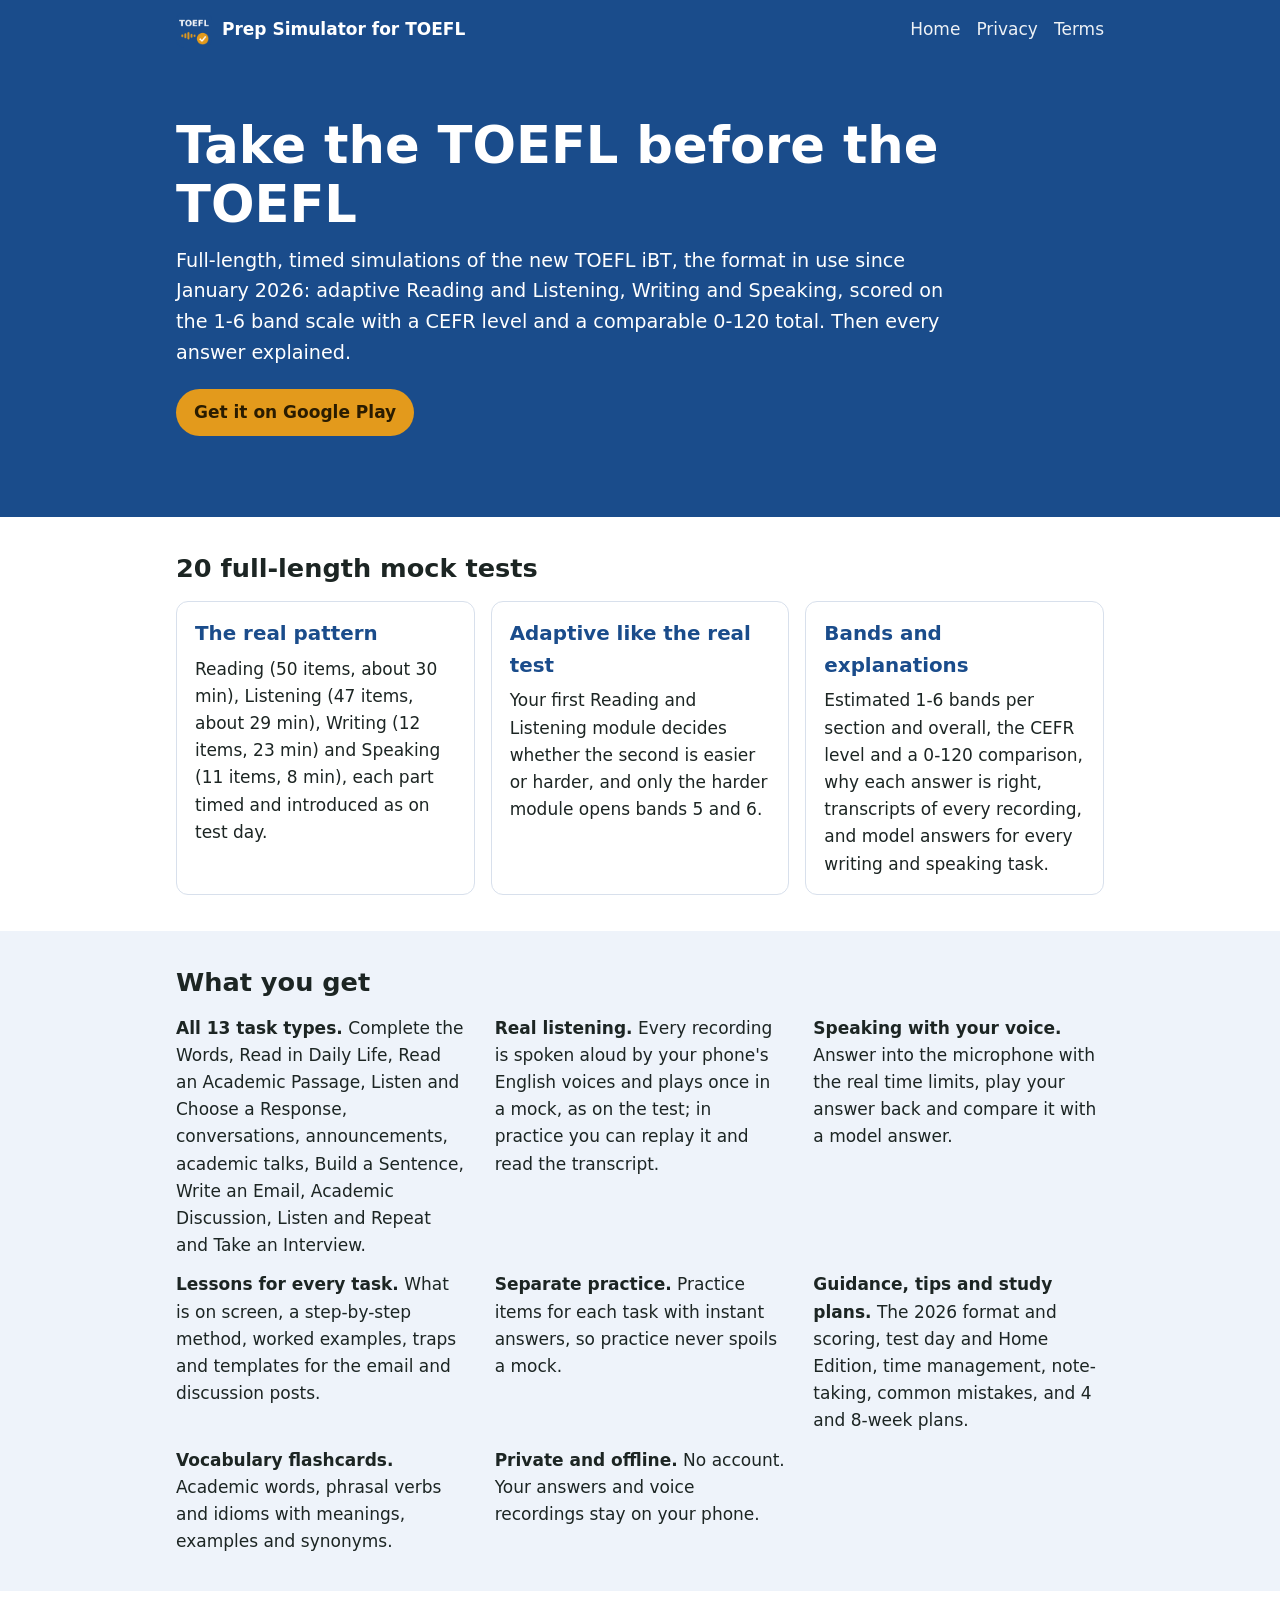
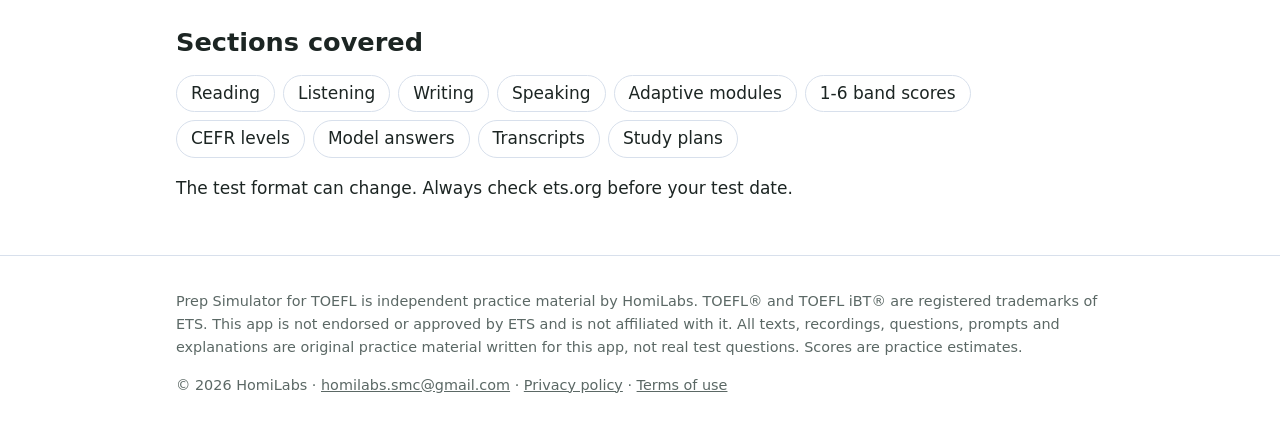
<file: index.html>
<!doctype html>
<html lang="en">
<head>
<meta charset="utf-8">
<meta name="viewport" content="width=device-width, initial-scale=1">
<title>Prep Simulator for TOEFL – 20 adaptive TOEFL iBT mock tests, lessons and practice</title>
<meta name="description" content="Prepare for the new TOEFL iBT (January 2026 format) on Android: 20 full-length mock tests with adaptive Reading and Listening, Writing and Speaking tasks, 1-6 band scores with CEFR and 0-120 comparison, every answer explained, lessons and practice for every task, guidance, tips and study plans.">
<meta property="og:title" content="Prep Simulator for TOEFL – 20 adaptive TOEFL iBT mock tests">
<meta property="og:description" content="20 full-length TOEFL iBT mock tests in the 2026 format with adaptive modules, band scores and explanations, plus lessons, practice for all 13 task types, model answers and tips. Offline, no account.">
<meta property="og:url" content="https://tofel.homilabs.org/">
<meta property="og:image" content="https://tofel.homilabs.org/img/feature-graphic.png">
<meta name="theme-color" content="#1a4c8b">
<link rel="canonical" href="https://tofel.homilabs.org/">
<link rel="icon" href="img/favicon.png">
<link rel="stylesheet" href="style.css">
<script type="application/ld+json">
{"@context":"https://schema.org","@type":"MobileApplication","name":"Prep Simulator for TOEFL","operatingSystem":"Android","applicationCategory":"EducationalApplication","publisher":{"@type":"Organization","name":"HomiLabs","url":"https://homilabs.org"},"offers":{"@type":"Offer","price":"0","priceCurrency":"USD"},"url":"https://tofel.homilabs.org/","installUrl":"https://play.google.com/store/apps/details?id=com.homilabs.toefl_prep"}
</script>
</head>
<body>
<header class="top"><div class="wrap">
  <a class="brand" href="index.html"><img src="img/icon.png" alt="" width="36" height="36">Prep Simulator for TOEFL</a>
  <nav class="nav"><a href="index.html">Home</a><a href="privacy.html">Privacy</a><a href="terms.html">Terms</a></nav>
</div></header>

<main>
<section class="hero"><div class="wrap">
  <h1>Take the TOEFL before the TOEFL</h1>
  <p class="lead">Full-length, timed simulations of the new TOEFL iBT, the format in use since January 2026: adaptive Reading and Listening, Writing and Speaking, scored on the 1-6 band scale with a CEFR level and a comparable 0-120 total. Then every answer explained.</p>
  <p class="cta"><a class="play" href="https://play.google.com/store/apps/details?id=com.homilabs.toefl_prep">Get it on Google Play</a></p>
</div></section>

<section class="wrap" id="tests">
  <h2>20 full-length mock tests</h2>
  <div class="cards">
    <article><h3>The real pattern</h3><p>Reading (50 items, about 30 min), Listening (47 items, about 29 min), Writing (12 items, 23 min) and Speaking (11 items, 8 min), each part timed and introduced as on test day.</p></article>
    <article><h3>Adaptive like the real test</h3><p>Your first Reading and Listening module decides whether the second is easier or harder, and only the harder module opens bands 5 and 6.</p></article>
    <article><h3>Bands and explanations</h3><p>Estimated 1-6 bands per section and overall, the CEFR level and a 0-120 comparison, why each answer is right, transcripts of every recording, and model answers for every writing and speaking task.</p></article>
  </div>
</section>

<section class="band"><div class="wrap">
  <h2>What you get</h2>
  <ul class="ticks">
    <li><strong>All 13 task types.</strong> Complete the Words, Read in Daily Life, Read an Academic Passage, Listen and Choose a Response, conversations, announcements, academic talks, Build a Sentence, Write an Email, Academic Discussion, Listen and Repeat and Take an Interview.</li>
    <li><strong>Real listening.</strong> Every recording is spoken aloud by your phone's English voices and plays once in a mock, as on the test; in practice you can replay it and read the transcript.</li>
    <li><strong>Speaking with your voice.</strong> Answer into the microphone with the real time limits, play your answer back and compare it with a model answer.</li>
    <li><strong>Lessons for every task.</strong> What is on screen, a step-by-step method, worked examples, traps and templates for the email and discussion posts.</li>
    <li><strong>Separate practice.</strong> Practice items for each task with instant answers, so practice never spoils a mock.</li>
    <li><strong>Guidance, tips and study plans.</strong> The 2026 format and scoring, test day and Home Edition, time management, note-taking, common mistakes, and 4 and 8-week plans.</li>
    <li><strong>Vocabulary flashcards.</strong> Academic words, phrasal verbs and idioms with meanings, examples and synonyms.</li>
    <li><strong>Private and offline.</strong> No account. Your answers and voice recordings stay on your phone.</li>
  </ul>
</div></section>

<section class="wrap" id="areas">
  <h2>Sections covered</h2>
  <p class="chips"><span>Reading</span><span>Listening</span><span>Writing</span><span>Speaking</span><span>Adaptive modules</span><span>1-6 band scores</span><span>CEFR levels</span><span>Model answers</span><span>Transcripts</span><span>Study plans</span></p>
  <p>The test format can change. Always check ets.org before your test date.</p>
</section>
</main>
<footer class="foot"><div class="wrap">
  <p>Prep Simulator for TOEFL is independent practice material by HomiLabs. TOEFL&reg; and TOEFL iBT&reg; are registered trademarks of ETS. This app is not endorsed or approved by ETS and is not affiliated with it. All texts, recordings, questions, prompts and explanations are original practice material written for this app, not real test questions. Scores are practice estimates.</p>
  <p>© 2026 HomiLabs · <a href="mailto:homilabs.smc@gmail.com">homilabs.smc@gmail.com</a> · <a href="privacy.html">Privacy policy</a> · <a href="terms.html">Terms of use</a></p>
</div></footer>
</body>
</html>
</file>
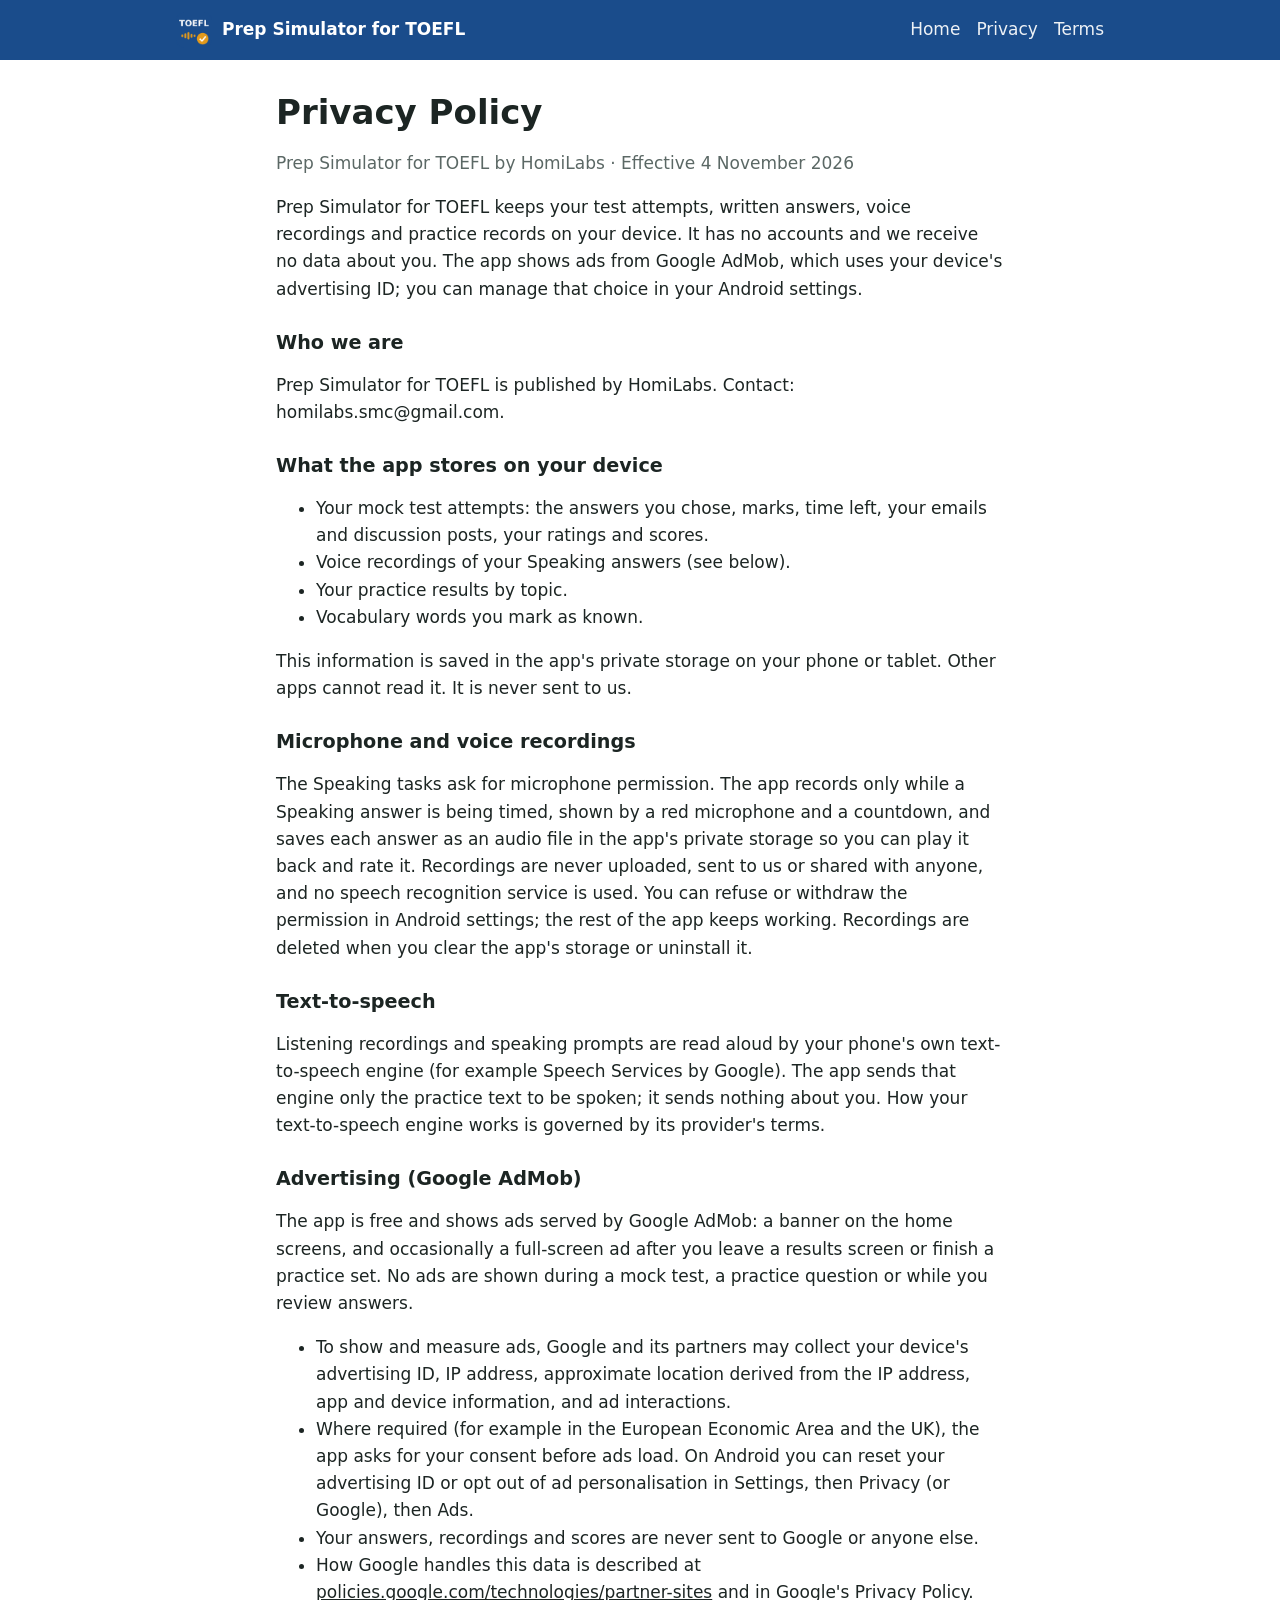
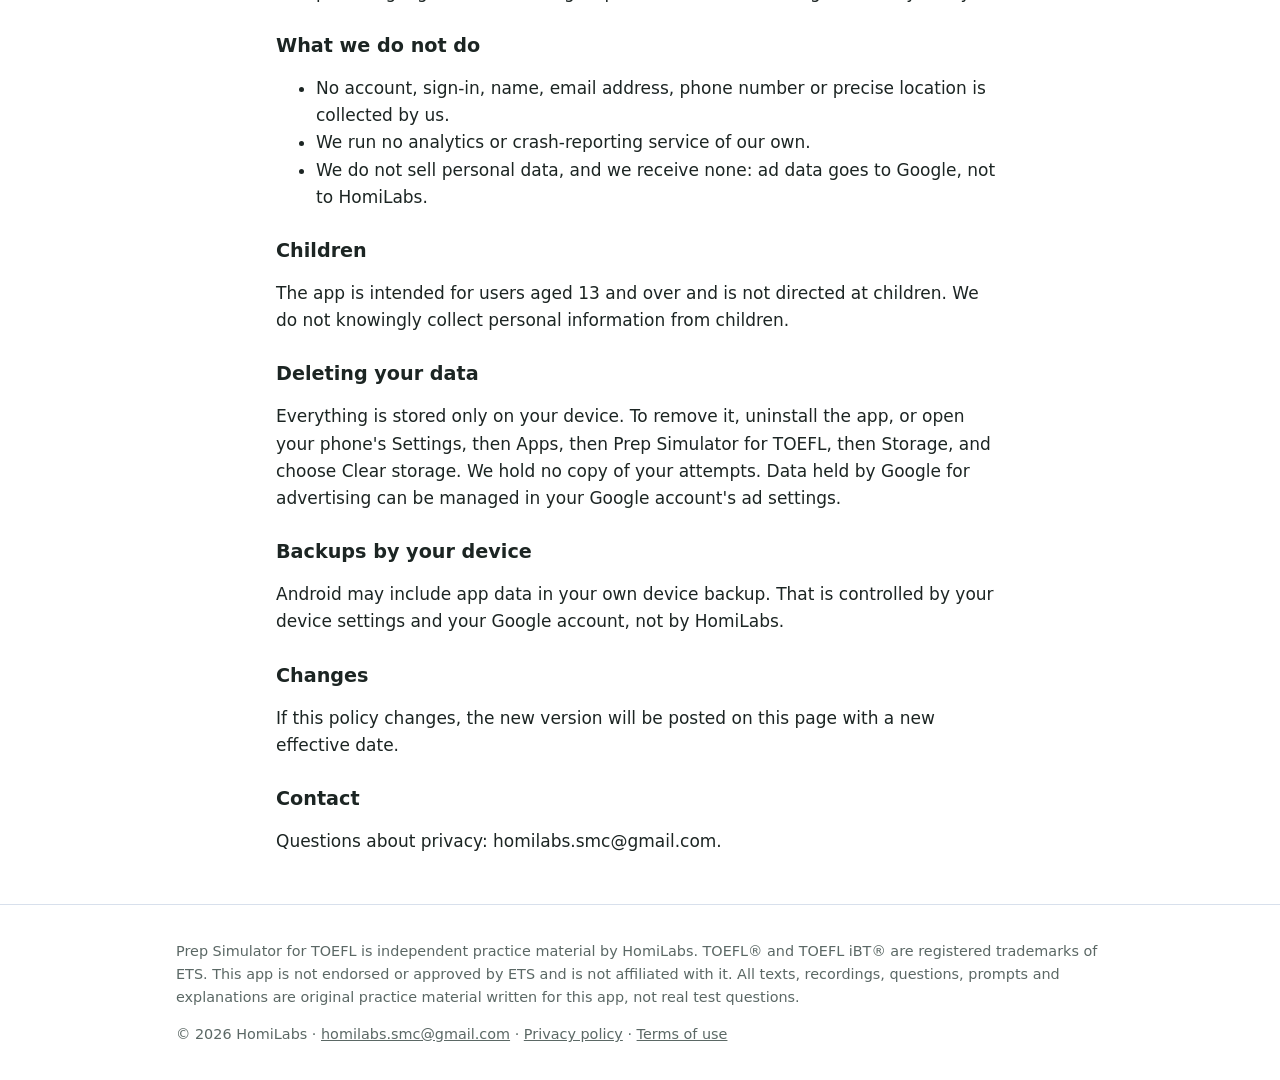
<file: privacy.html>
<!doctype html>
<html lang="en">
<head>
<meta charset="utf-8">
<meta name="viewport" content="width=device-width, initial-scale=1">
<title>Privacy Policy – Prep Simulator for TOEFL</title>
<meta name="description" content="Privacy policy of the Prep Simulator for TOEFL Android app by HomiLabs.">
<meta property="og:title" content="Privacy Policy – Prep Simulator for TOEFL">
<meta property="og:description" content="Privacy policy of the Prep Simulator for TOEFL Android app by HomiLabs.">
<meta property="og:url" content="https://tofel.homilabs.org/privacy.html">
<meta name="theme-color" content="#123a6b">
<link rel="canonical" href="https://tofel.homilabs.org/privacy.html">
<link rel="icon" href="img/favicon.png">
<link rel="stylesheet" href="style.css">
</head>
<body>
<header class="top"><div class="wrap">
  <a class="brand" href="index.html"><img src="img/icon.png" alt="" width="36" height="36">Prep Simulator for TOEFL</a>
  <nav class="nav"><a href="index.html">Home</a><a href="privacy.html">Privacy</a><a href="terms.html">Terms</a></nav>
</div></header>
<main class="wrap doc">
<h1>Privacy Policy</h1>
<p class="muted">Prep Simulator for TOEFL by HomiLabs · Effective 4 November 2026</p>
<p>Prep Simulator for TOEFL keeps your test attempts, written answers, voice recordings and practice records on your device. It has no accounts and we receive no data about you. The app shows ads from Google AdMob, which uses your device's advertising ID; you can manage that choice in your Android settings.</p><h2>Who we are</h2>
<p>Prep Simulator for TOEFL is published by HomiLabs. Contact: homilabs.smc@gmail.com.</p>
<h2>What the app stores on your device</h2>
<ul><li>Your mock test attempts: the answers you chose, marks, time left, your emails and discussion posts, your ratings and scores.</li><li>Voice recordings of your Speaking answers (see below).</li><li>Your practice results by topic.</li><li>Vocabulary words you mark as known.</li></ul>
<p>This information is saved in the app's private storage on your phone or tablet. Other apps cannot read it. It is never sent to us.</p>
<h2>Microphone and voice recordings</h2>
<p>The Speaking tasks ask for microphone permission. The app records only while a Speaking answer is being timed, shown by a red microphone and a countdown, and saves each answer as an audio file in the app's private storage so you can play it back and rate it. Recordings are never uploaded, sent to us or shared with anyone, and no speech recognition service is used. You can refuse or withdraw the permission in Android settings; the rest of the app keeps working. Recordings are deleted when you clear the app's storage or uninstall it.</p>
<h2>Text-to-speech</h2>
<p>Listening recordings and speaking prompts are read aloud by your phone's own text-to-speech engine (for example Speech Services by Google). The app sends that engine only the practice text to be spoken; it sends nothing about you. How your text-to-speech engine works is governed by its provider's terms.</p>
<h2>Advertising (Google AdMob)</h2>
<p>The app is free and shows ads served by Google AdMob: a banner on the home screens, and occasionally a full-screen ad after you leave a results screen or finish a practice set. No ads are shown during a mock test, a practice question or while you review answers.</p>
<ul><li>To show and measure ads, Google and its partners may collect your device's advertising ID, IP address, approximate location derived from the IP address, app and device information, and ad interactions.</li><li>Where required (for example in the European Economic Area and the UK), the app asks for your consent before ads load. On Android you can reset your advertising ID or opt out of ad personalisation in Settings, then Privacy (or Google), then Ads.</li><li>Your answers, recordings and scores are never sent to Google or anyone else.</li><li>How Google handles this data is described at <a href="https://policies.google.com/technologies/partner-sites">policies.google.com/technologies/partner-sites</a> and in Google's Privacy Policy.</li></ul>
<h2>What we do not do</h2>
<ul><li>No account, sign-in, name, email address, phone number or precise location is collected by us.</li><li>We run no analytics or crash-reporting service of our own.</li><li>We do not sell personal data, and we receive none: ad data goes to Google, not to HomiLabs.</li></ul>
<h2>Children</h2>
<p>The app is intended for users aged 13 and over and is not directed at children. We do not knowingly collect personal information from children.</p>
<h2>Deleting your data</h2>
<p>Everything is stored only on your device. To remove it, uninstall the app, or open your phone's Settings, then Apps, then Prep Simulator for TOEFL, then Storage, and choose Clear storage. We hold no copy of your attempts. Data held by Google for advertising can be managed in your Google account's ad settings.</p>
<h2>Backups by your device</h2>
<p>Android may include app data in your own device backup. That is controlled by your device settings and your Google account, not by HomiLabs.</p>
<h2>Changes</h2>
<p>If this policy changes, the new version will be posted on this page with a new effective date.</p>
<h2>Contact</h2>
<p>Questions about privacy: homilabs.smc@gmail.com.</p>
</main>
<footer class="foot"><div class="wrap">
  <p>Prep Simulator for TOEFL is independent practice material by HomiLabs. TOEFL&reg; and TOEFL iBT&reg; are registered trademarks of ETS. This app is not endorsed or approved by ETS and is not affiliated with it. All texts, recordings, questions, prompts and explanations are original practice material written for this app, not real test questions.</p>
  <p>© 2026 HomiLabs · <a href="mailto:homilabs.smc@gmail.com">homilabs.smc@gmail.com</a> · <a href="privacy.html">Privacy policy</a> · <a href="terms.html">Terms of use</a></p>
</div></footer>
</body>
</html>
</file>
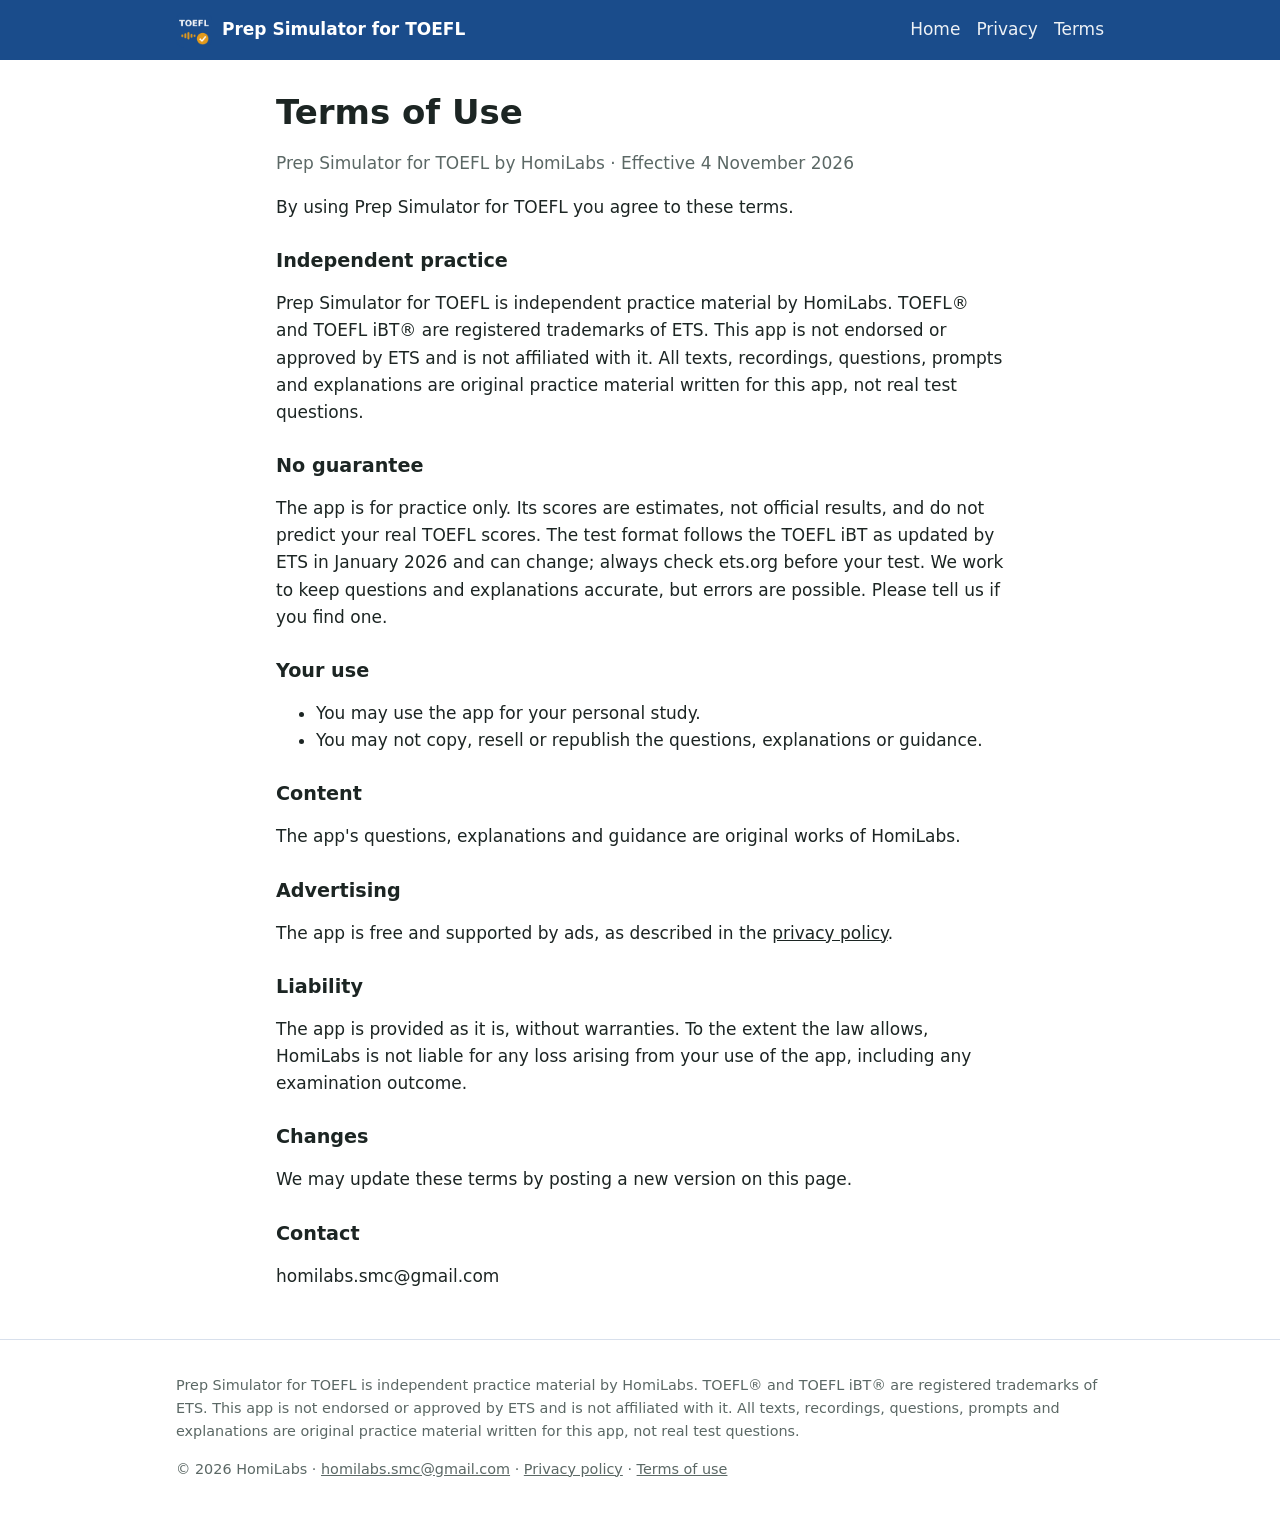
<file: terms.html>
<!doctype html>
<html lang="en">
<head>
<meta charset="utf-8">
<meta name="viewport" content="width=device-width, initial-scale=1">
<title>Terms of Use – Prep Simulator for TOEFL</title>
<meta name="description" content="Terms of use of the Prep Simulator for TOEFL Android app by HomiLabs.">
<meta property="og:title" content="Terms of Use – Prep Simulator for TOEFL">
<meta property="og:description" content="Terms of use of the Prep Simulator for TOEFL Android app by HomiLabs.">
<meta property="og:url" content="https://tofel.homilabs.org/terms.html">
<meta name="theme-color" content="#123a6b">
<link rel="canonical" href="https://tofel.homilabs.org/terms.html">
<link rel="icon" href="img/favicon.png">
<link rel="stylesheet" href="style.css">
</head>
<body>
<header class="top"><div class="wrap">
  <a class="brand" href="index.html"><img src="img/icon.png" alt="" width="36" height="36">Prep Simulator for TOEFL</a>
  <nav class="nav"><a href="index.html">Home</a><a href="privacy.html">Privacy</a><a href="terms.html">Terms</a></nav>
</div></header>
<main class="wrap doc">
<h1>Terms of Use</h1>
<p class="muted">Prep Simulator for TOEFL by HomiLabs · Effective 4 November 2026</p>
<p>By using Prep Simulator for TOEFL you agree to these terms.</p><h2>Independent practice</h2>
<p>Prep Simulator for TOEFL is independent practice material by HomiLabs. TOEFL&reg; and TOEFL iBT&reg; are registered trademarks of ETS. This app is not endorsed or approved by ETS and is not affiliated with it. All texts, recordings, questions, prompts and explanations are original practice material written for this app, not real test questions.</p>
<h2>No guarantee</h2>
<p>The app is for practice only. Its scores are estimates, not official results, and do not predict your real TOEFL scores. The test format follows the TOEFL iBT as updated by ETS in January 2026 and can change; always check ets.org before your test. We work to keep questions and explanations accurate, but errors are possible. Please tell us if you find one.</p>
<h2>Your use</h2>
<ul><li>You may use the app for your personal study.</li><li>You may not copy, resell or republish the questions, explanations or guidance.</li></ul>
<h2>Content</h2>
<p>The app's questions, explanations and guidance are original works of HomiLabs.</p>
<h2>Advertising</h2>
<p>The app is free and supported by ads, as described in the <a href="privacy.html">privacy policy</a>.</p>
<h2>Liability</h2>
<p>The app is provided as it is, without warranties. To the extent the law allows, HomiLabs is not liable for any loss arising from your use of the app, including any examination outcome.</p>
<h2>Changes</h2>
<p>We may update these terms by posting a new version on this page.</p>
<h2>Contact</h2>
<p>homilabs.smc@gmail.com</p>
</main>
<footer class="foot"><div class="wrap">
  <p>Prep Simulator for TOEFL is independent practice material by HomiLabs. TOEFL&reg; and TOEFL iBT&reg; are registered trademarks of ETS. This app is not endorsed or approved by ETS and is not affiliated with it. All texts, recordings, questions, prompts and explanations are original practice material written for this app, not real test questions.</p>
  <p>© 2026 HomiLabs · <a href="mailto:homilabs.smc@gmail.com">homilabs.smc@gmail.com</a> · <a href="privacy.html">Privacy policy</a> · <a href="terms.html">Terms of use</a></p>
</div></footer>
</body>
</html>
</file>
<file: style.css>
:root{--navy:#1a4c8b;--amber:#e39a1c;--ink:#1c2523;--muted:#5b6865;--paper:#fff;--tint:#eef3fa;--line:#d8e0ec}
@media (prefers-color-scheme:dark){:root{--ink:#e6efec;--muted:#a3b3ae;--paper:#101715;--tint:#18221f;--line:#2b3a36}}
*{box-sizing:border-box}
body{margin:0;background:var(--paper);color:var(--ink);font:17px/1.6 system-ui,-apple-system,"Segoe UI",Roboto,sans-serif}
a{color:inherit}
.wrap{max-width:960px;margin:0 auto;padding:0 16px}
.top{background:var(--navy);color:#fff}
.top .wrap{display:flex;flex-wrap:wrap;gap:8px 20px;align-items:center;justify-content:space-between;padding-block:12px}
.brand{display:flex;gap:10px;align-items:center;font-weight:700;text-decoration:none}
.brand img{border-radius:8px}
.nav{display:flex;gap:16px}
.nav a{text-decoration:none;opacity:.92}
.nav a:hover{text-decoration:underline}
.hero{background:var(--navy);color:#fff;padding:56px 0 64px}
.hero h1{font-size:clamp(2rem,6vw,3.2rem);line-height:1.15;margin:0 0 12px}
.lead{font-size:1.2rem;max-width:40em;margin:0 0 20px}
.play{display:inline-block;background:var(--amber);color:#2a1c00;font-weight:700;padding:10px 18px;border-radius:999px;text-decoration:none}
.play:hover{filter:brightness(1.08)}
section.wrap{padding-block:36px}
h2{font-size:1.6rem;line-height:1.25;margin:0 0 16px}
.cards{display:grid;grid-template-columns:repeat(auto-fit,minmax(240px,1fr));gap:16px}
.cards article{border:1px solid var(--line);border-radius:12px;padding:16px 18px}
.cards h3{margin:0 0 6px;color:var(--navy)}
@media (prefers-color-scheme:dark){.cards h3{color:#7fd2bb}}
.cards p{margin:0}
.band{background:var(--tint);padding:36px 0}
.ticks{margin:0;padding:0;list-style:none;display:grid;grid-template-columns:repeat(auto-fit,minmax(280px,1fr));gap:12px 28px}
.chips{display:flex;flex-wrap:wrap;gap:8px;margin:0 0 16px}
.chips span{border:1px solid var(--line);border-radius:999px;padding:4px 14px}
.doc{padding-block:32px;max-width:760px}
.doc h1{margin:0 0 4px;line-height:1.2}
.doc h2{font-size:1.2rem;margin:28px 0 6px}
.muted{color:var(--muted)}
.foot{border-top:1px solid var(--line);color:var(--muted);font-size:.9rem;padding:20px 0}
</file>
